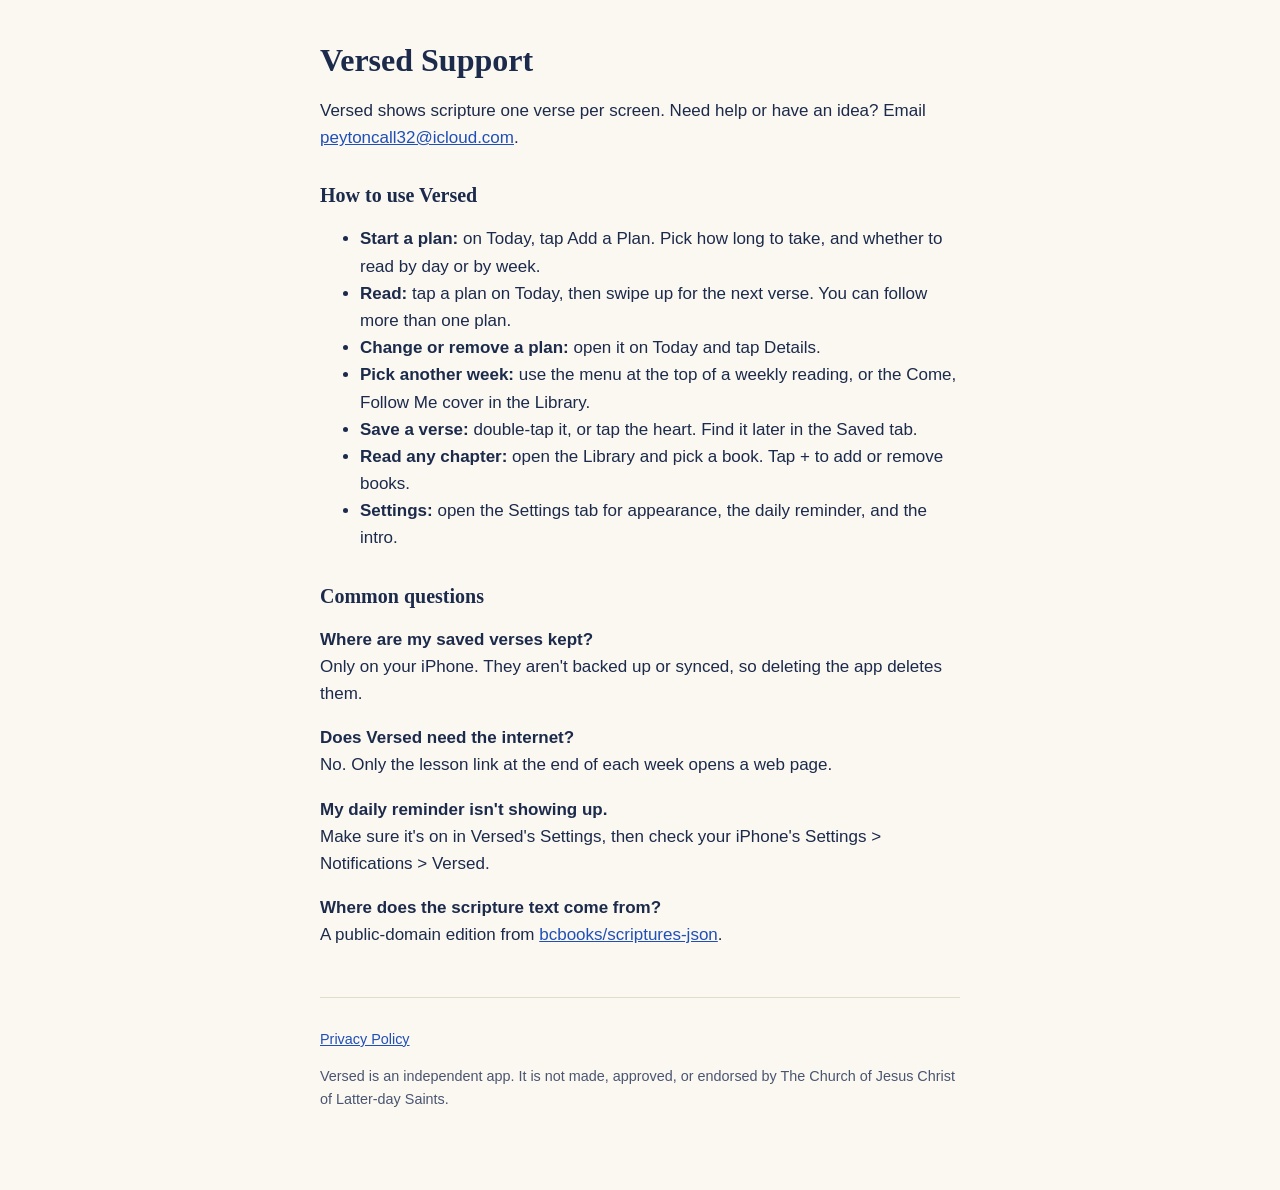
<file: docs/index.html>
<!doctype html>
<html lang="en">
<head>
  <meta charset="utf-8">
  <meta name="viewport" content="width=device-width, initial-scale=1">
  <title>Versed</title>
  <meta http-equiv="refresh" content="0; url=support/">
  <link rel="stylesheet" href="style.css">
</head>
<body>
<main>
  <h1>Versed</h1>
  <p><a href="support/">Support</a> · <a href="privacy/">Privacy Policy</a></p>
</main>
</body>
</html>
</file>
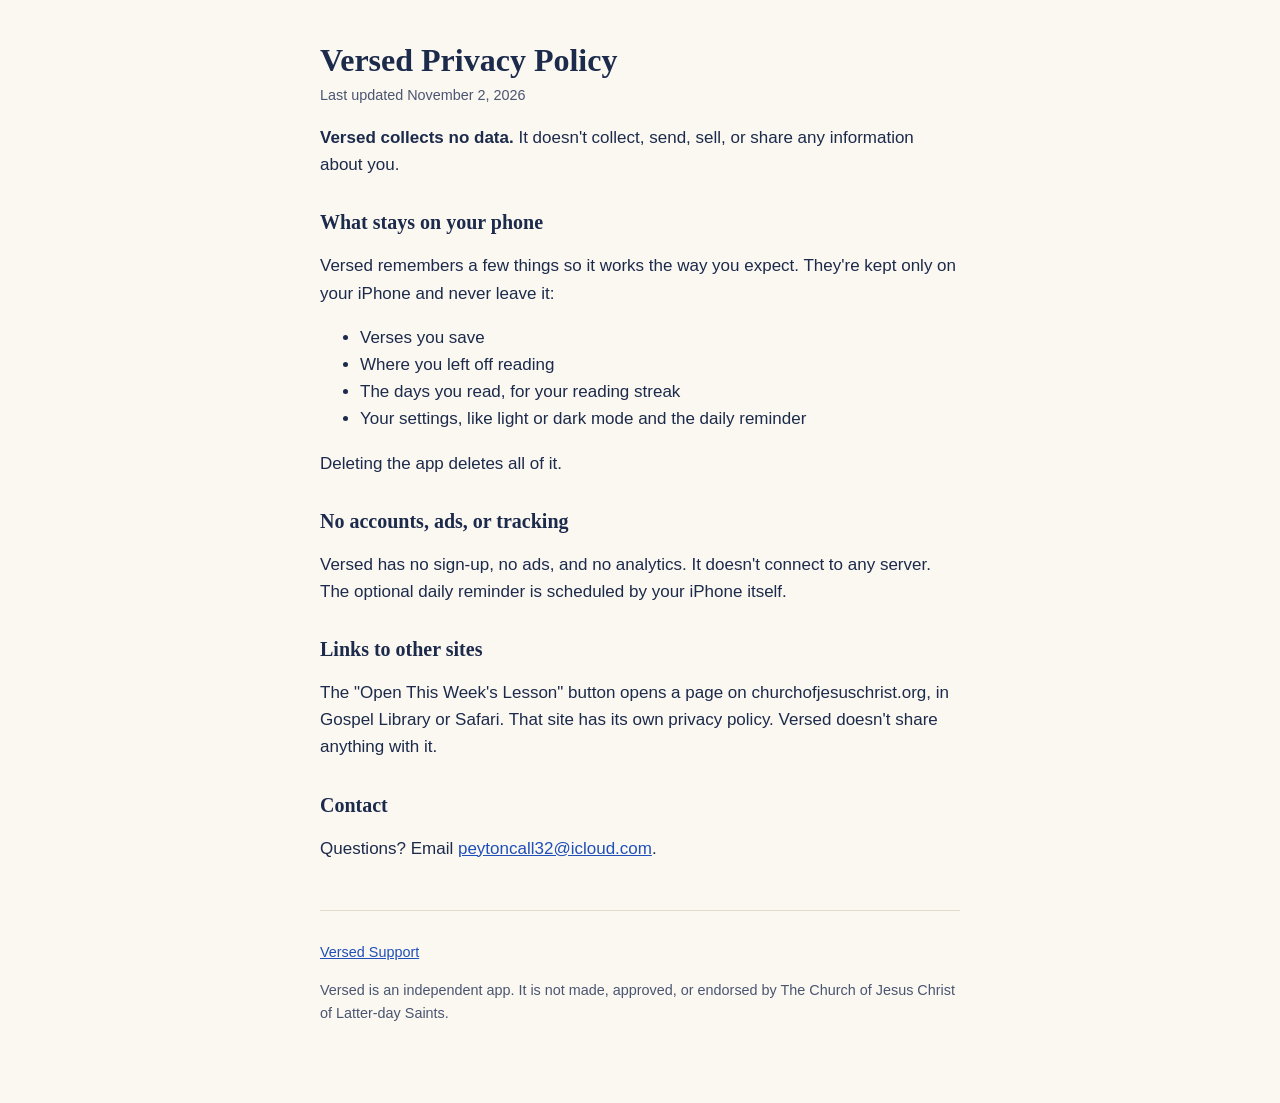
<file: docs/privacy/index.html>
<!doctype html>
<html lang="en">
<head>
  <meta charset="utf-8">
  <meta name="viewport" content="width=device-width, initial-scale=1">
  <title>Versed Privacy Policy</title>
  <link rel="stylesheet" href="../style.css">
</head>
<body>
<main>
  <h1>Versed Privacy Policy</h1>
  <p class="updated">Last updated November 2, 2026</p>

  <p><strong>Versed collects no data.</strong> It doesn't collect, send, sell, or share any information about you.</p>

  <h2>What stays on your phone</h2>
  <p>Versed remembers a few things so it works the way you expect. They're kept only on your iPhone and never leave it:</p>
  <ul>
    <li>Verses you save</li>
    <li>Where you left off reading</li>
    <li>The days you read, for your reading streak</li>
    <li>Your settings, like light or dark mode and the daily reminder</li>
  </ul>
  <p>Deleting the app deletes all of it.</p>

  <h2>No accounts, ads, or tracking</h2>
  <p>Versed has no sign-up, no ads, and no analytics. It doesn't connect to any server. The optional daily reminder is scheduled by your iPhone itself.</p>

  <h2>Links to other sites</h2>
  <p>The "Open This Week's Lesson" button opens a page on churchofjesuschrist.org, in Gospel Library or Safari. That site has its own privacy policy. Versed doesn't share anything with it.</p>

  <h2>Contact</h2>
  <p>Questions? Email <a href="mailto:peytoncall32@icloud.com">peytoncall32@icloud.com</a>.</p>

  <footer>
    <p><a href="../support/">Versed Support</a></p>
    <p>Versed is an independent app. It is not made, approved, or endorsed by The Church of Jesus Christ of Latter-day Saints.</p>
  </footer>
</main>
</body>
</html>
</file>
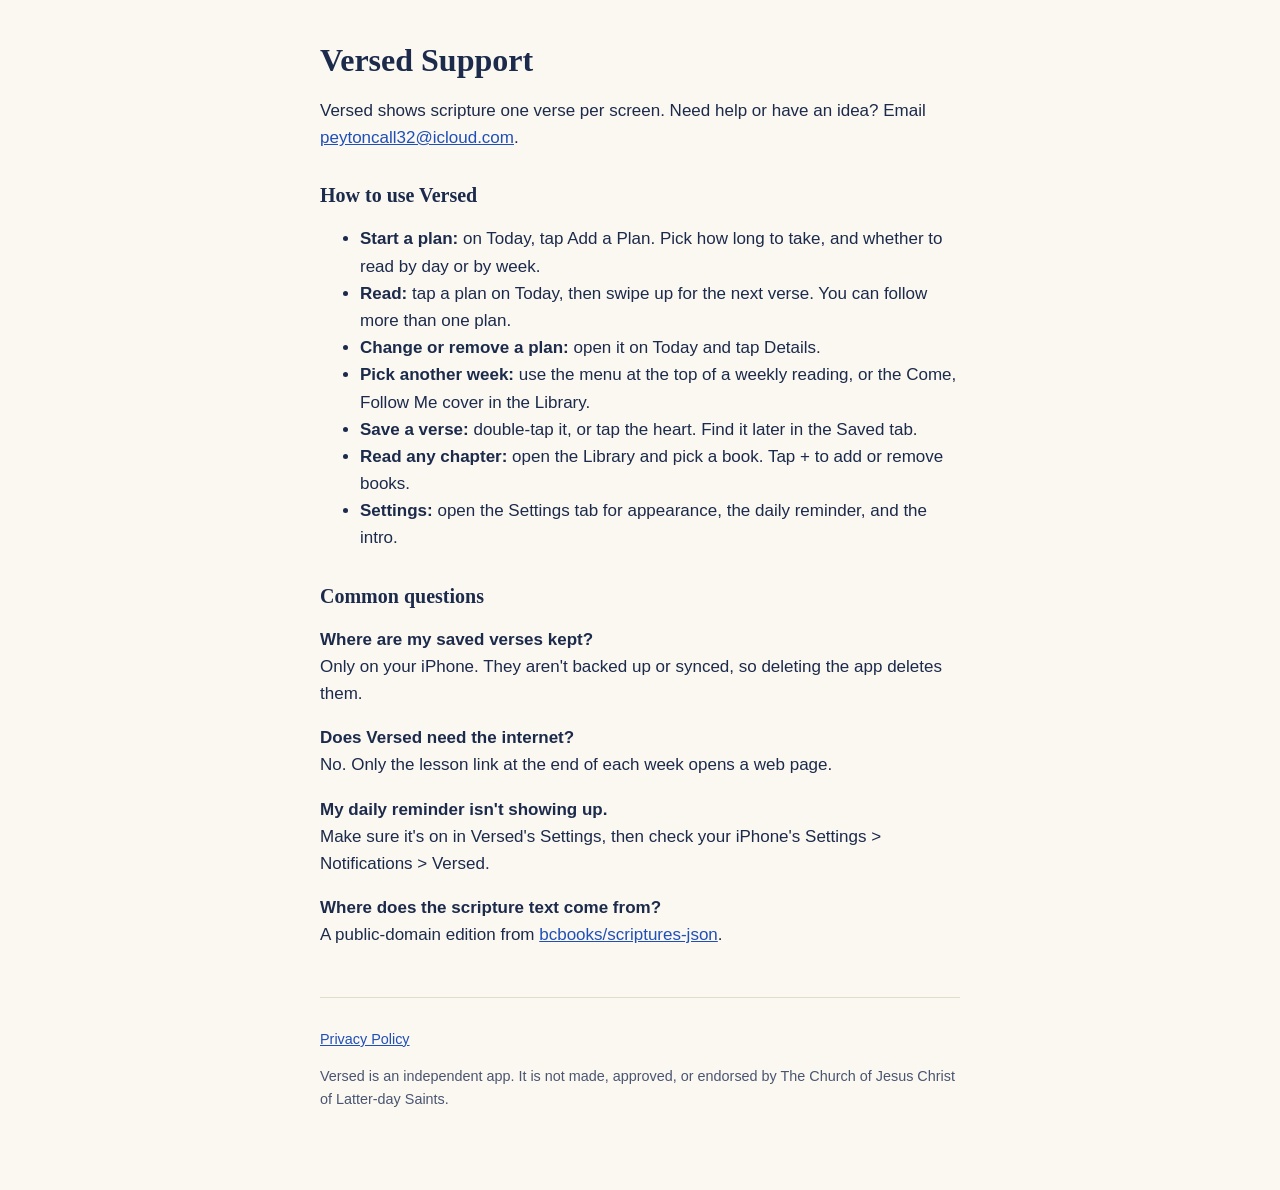
<file: docs/support/index.html>
<!doctype html>
<html lang="en">
<head>
  <meta charset="utf-8">
  <meta name="viewport" content="width=device-width, initial-scale=1">
  <title>Versed Support</title>
  <link rel="stylesheet" href="../style.css">
</head>
<body>
<main>
  <h1>Versed Support</h1>
  <p>Versed shows scripture one verse per screen. Need help or have an idea? Email <a href="mailto:peytoncall32@icloud.com">peytoncall32@icloud.com</a>.</p>

  <h2>How to use Versed</h2>
  <ul>
    <li><strong>Start a plan:</strong> on Today, tap Add a Plan. Pick how long to take, and whether to read by day or by week.</li>
    <li><strong>Read:</strong> tap a plan on Today, then swipe up for the next verse. You can follow more than one plan.</li>
    <li><strong>Change or remove a plan:</strong> open it on Today and tap Details.</li>
    <li><strong>Pick another week:</strong> use the menu at the top of a weekly reading, or the Come, Follow Me cover in the Library.</li>
    <li><strong>Save a verse:</strong> double-tap it, or tap the heart. Find it later in the Saved tab.</li>
    <li><strong>Read any chapter:</strong> open the Library and pick a book. Tap + to add or remove books.</li>
    <li><strong>Settings:</strong> open the Settings tab for appearance, the daily reminder, and the intro.</li>
  </ul>

  <h2>Common questions</h2>
  <p><strong>Where are my saved verses kept?</strong><br>
  Only on your iPhone. They aren't backed up or synced, so deleting the app deletes them.</p>

  <p><strong>Does Versed need the internet?</strong><br>
  No. Only the lesson link at the end of each week opens a web page.</p>

  <p><strong>My daily reminder isn't showing up.</strong><br>
  Make sure it's on in Versed's Settings, then check your iPhone's Settings &gt; Notifications &gt; Versed.</p>

  <p><strong>Where does the scripture text come from?</strong><br>
  A public-domain edition from <a href="https://github.com/bcbooks/scriptures-json">bcbooks/scriptures-json</a>.</p>

  <footer>
    <p><a href="../privacy/">Privacy Policy</a></p>
    <p>Versed is an independent app. It is not made, approved, or endorsed by The Church of Jesus Christ of Latter-day Saints.</p>
  </footer>
</main>
</body>
</html>
</file>
<file: docs/style.css>
/* Shared look for the Versed webpages (privacy policy and support). Colors match the app icon. */
:root {
  --background: #fbf8f1;
  --text: #1c2a4b;
  --muted: #4a5571;
  --link: #1f4fb8;
  --rule: #e3dccb;
}

@media (prefers-color-scheme: dark) {
  :root {
    --background: #141c30;
    --text: #f3ebd9;
    --muted: #c4bca9;
    --link: #8fb3ff;
    --rule: #2c3753;
  }
}

body {
  margin: 0;
  background: var(--background);
  color: var(--text);
  font: 17px/1.6 -apple-system, BlinkMacSystemFont, "Helvetica Neue", Arial, sans-serif;
}

main {
  max-width: 640px;
  margin: 0 auto;
  padding: 40px 16px 64px;
}

h1, h2 {
  font-family: Georgia, "Times New Roman", serif;
  line-height: 1.25;
}

h1 { font-size: 2rem; margin: 0 0 4px; }
h2 { font-size: 1.25rem; margin: 32px 0 8px; }

a { color: var(--link); }

.updated, footer { color: var(--muted); }

.updated { margin-top: 0; font-size: 0.9rem; }

footer {
  margin-top: 48px;
  padding-top: 16px;
  border-top: 1px solid var(--rule);
  font-size: 0.9rem;
}
</file>
